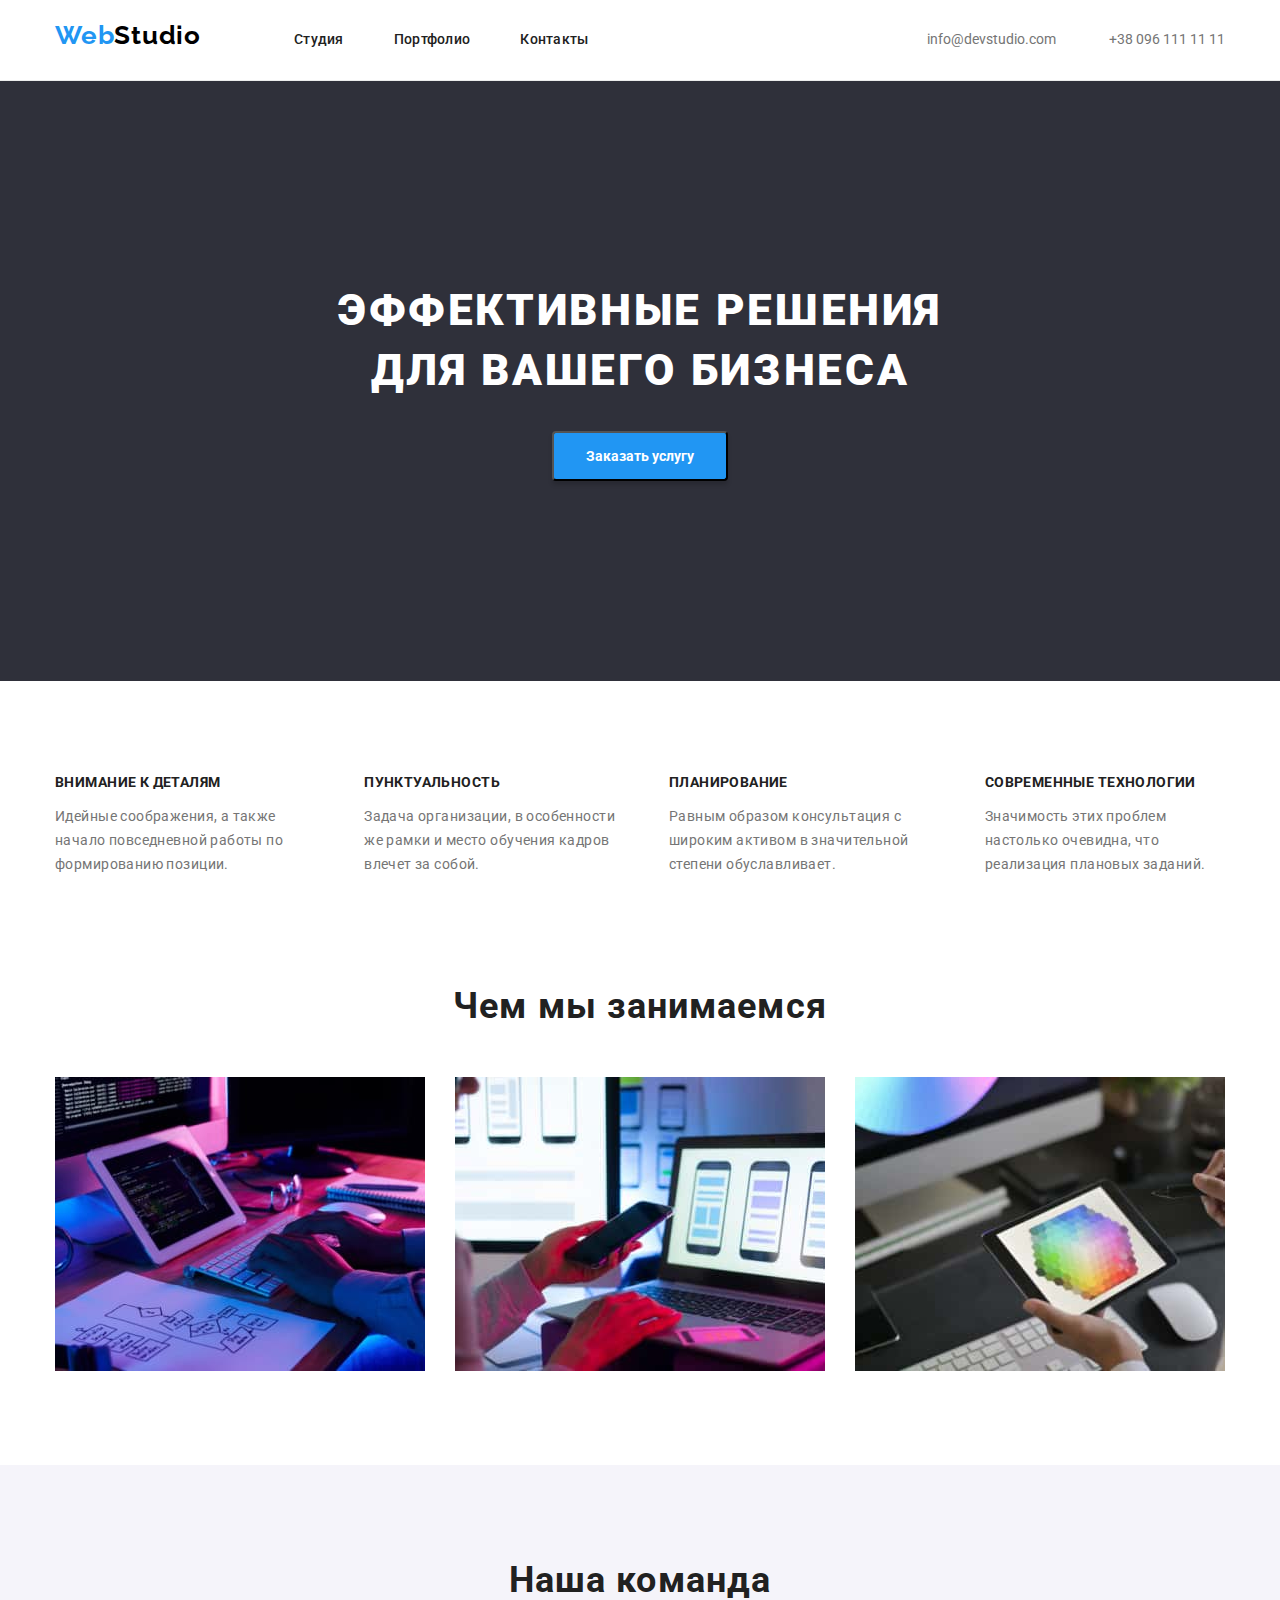
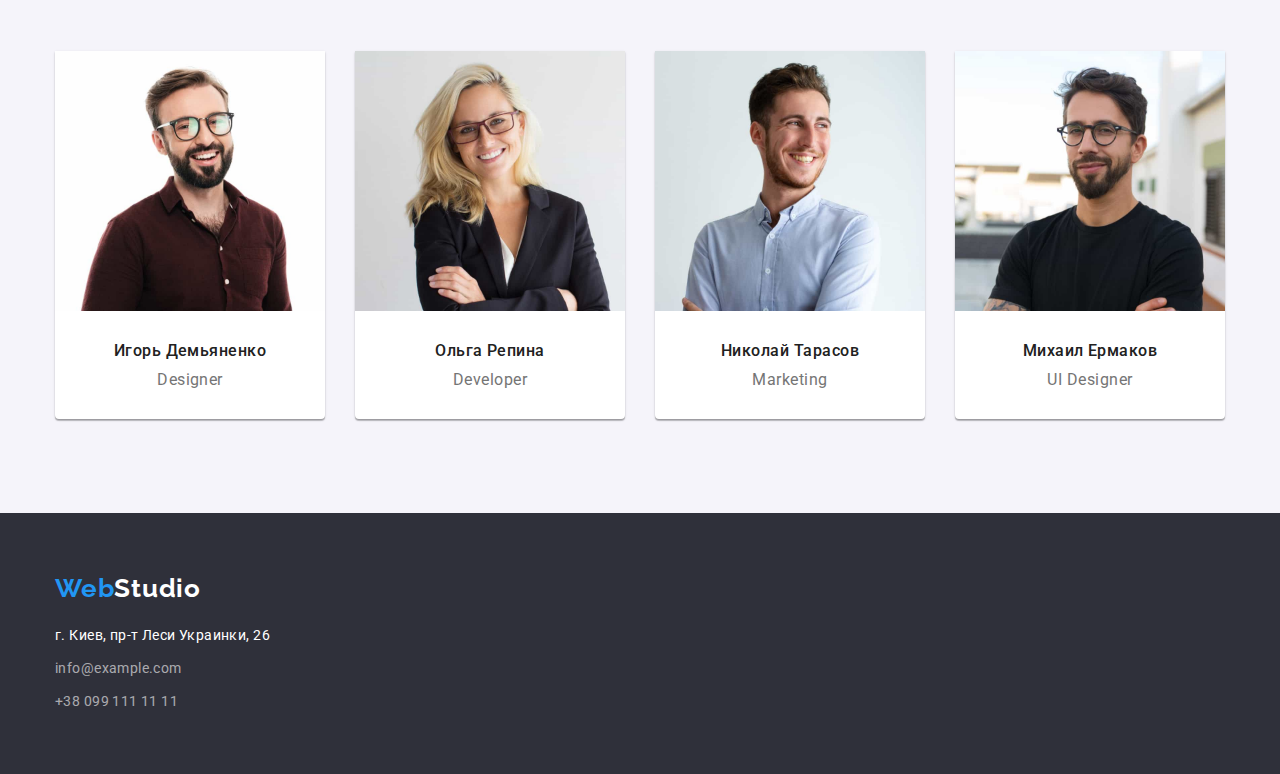
<file: index.html>
<!DOCTYPE html>
<html lang="ru">
  <head>
    <meta charset="UTF-8" />
    <meta http-equiv="X-UA-Compatible" content="IE=edge" />
    <meta name="viewport" content="width=device-width, initial-scale=1.0" />
    <title>Document</title>
    <link rel="stylesheet" href="./css/modern-normalize.css" />
    <link
      href="https://fonts.googleapis.com/css2?family=Raleway:wght@700&family=Roboto:wght@400;500;700;900&display=swap"
      rel="stylesheet"
    />
    <link rel="stylesheet" href="./css/styles.css" />
  </head>
  <body>
    <header class="header">
      <div class="container">
        <div class="header-content">
          <nav class="nav">
            <ul class="nav-list">
              <li class="logo-header">
                <a class="logo" href="index.html"><span>Web</span>Studio</a>
              </li>
              <li class="nav-item"><a href="index.html">Студия</a></li>
              <li class="nav-item"><a href="portfolio.html">Портфолио</a></li>
              <li class="nav-item"><a href="#">Контакты</a></li>
            </ul>
          </nav>
          <div class="header-address-box">
            <a class="header-address-link" href="mailto:info@devstudio.com">
              info@devstudio.com</a
            >
            <a class="header-address-link" href="tel:+380961111111">
              +38 096 111 11 11</a
            >
          </div>
        </div>
      </div>
    </header>

    <main class="main">
      <section class="section hero">
        <div class="container">
          <h1 class="hero-title">
            Эффективные решения<br />
            для вашего бизнеса
          </h1>
          <button type="button" class="hero-button">Заказать услугу</button>
        </div>
      </section>

      <section class="section">
        <div class="container">
          <h2 hidden>Особенности</h2>
          <ul class="specialty-list">
            <li class="specialty-list-item">
              <h3 class="specialty-list-item-titel">Внимание к деталям</h3>
              <p class="specialty-text">
                Идейные соображения, а также начало повседневной работы по
                формированию позиции.
              </p>
            </li>
            <li class="specialty-list-item">
              <h3 class="specialty-list-item-titel">Пунктуальность</h3>
              <p class="specialty-text">
                Задача организации, в особенности же рамки и место обучения
                кадров влечет за собой.
              </p>
            </li>
            <li class="specialty-list-item">
              <h3 class="specialty-list-item-titel">Планирование</h3>
              <p class="specialty-text">
                Равным образом консультация с широким активом в значительной
                степени обуславливает.
              </p>
            </li>
            <li class="specialty-list-item">
              <h3 class="specialty-list-item-titel">Современные технологии</h3>
              <p class="specialty-text">
                Значимость этих проблем настолько очевидна, что реализация
                плановых заданий.
              </p>
            </li>
          </ul>
        </div>
      </section>

      <section class="section activitys">
        <div class="container">
          <h2 class="title">Чем мы занимаемся</h2>
          <ul class="activitys-list">
            <li class="activitys-list-item">
              <img
                class="activitys-img"
                src="./images/main/box1.jpg"
                width="370"
                height="295"
                alt="Web development"
              />
            </li>
            <li class="activitys-list-item">
              <img
                class="activitys-img"
                src="./images/main/box2.jpg"
                width="370"
                height="295"
                alt="App development"
              />
            </li>
            <li class="activitys-list-item">
              <img
                class="activitys-img"
                src="./images/main/box3.jpg"
                width="370"
                height="295"
                alt="Design"
              />
            </li>
          </ul>
        </div>
      </section>
      <section class="section team">
        <div class="container team">
          <h2 class="title">Наша команда</h2>
          <ul class="team-list">
            <li class="team-list-item">
              <img
                src="./images/main/IgorDemyanenko.jpg"
                width="270"
                height="260"
                alt="Игорь Демьяненко"
              />
              <div class="team-list-item-text">
                <p class="team-member">Игорь Демьяненко</p>
                <p class="occupation">Designer</p>
              </div>
            </li>
            <li class="team-list-item">
              <img
                src="./images/main/OlgaRepina.jpg"
                width="270"
                height="260"
                alt="Ольга Репина"
              />
              <div class="team-list-item-text">
                <p class="team-member">Ольга Репина</p>
                <p class="occupation">Developer</p>
              </div>
            </li>
            <li class="team-list-item">
              <img
                src="./images/main/NikolaiTarasov.jpg"
                width="270"
                height="260"
                alt="Николай Тарасов"
              />
              <div class="team-list-item-text">
                <p class="team-member">Николай Тарасов</p>
                <p class="occupation">Marketing</p>
              </div>
            </li>
            <li class="team-list-item">
              <img
                src="./images/main/MikhailErmakov.jpg"
                width="270"
                height="260"
                alt="Михаил Ермаков"
              />
              <div class="team-list-item-text">
                <p class="team-member">Михаил Ермаков</p>
                <p class="occupation">UI Designer</p>
              </div>
            </li>
          </ul>
        </div>
      </section>
    </main>
    <footer class="footer">
      <div class="container footer-content">
        <a class="logo-footer" href="index.html"><span>Web</span>Studio</a>
        <address class="address">
          <ul class="footer-list">
            <li>
              <p class="address-text">г. Киев, пр-т Леси Украинки, 26</p>
            </li>
            <li>
              <a class="footer-address" href="mailto:info@example.com">
                info@example.com</a
              >
            </li>
            <li>
              <a class="footer-address" href="tel:+380991111111">
                +38 099 111 11 11</a
              >
            </li>
          </ul>
        </address>
      </div>
    </footer>
  </body>
</html>
</file>
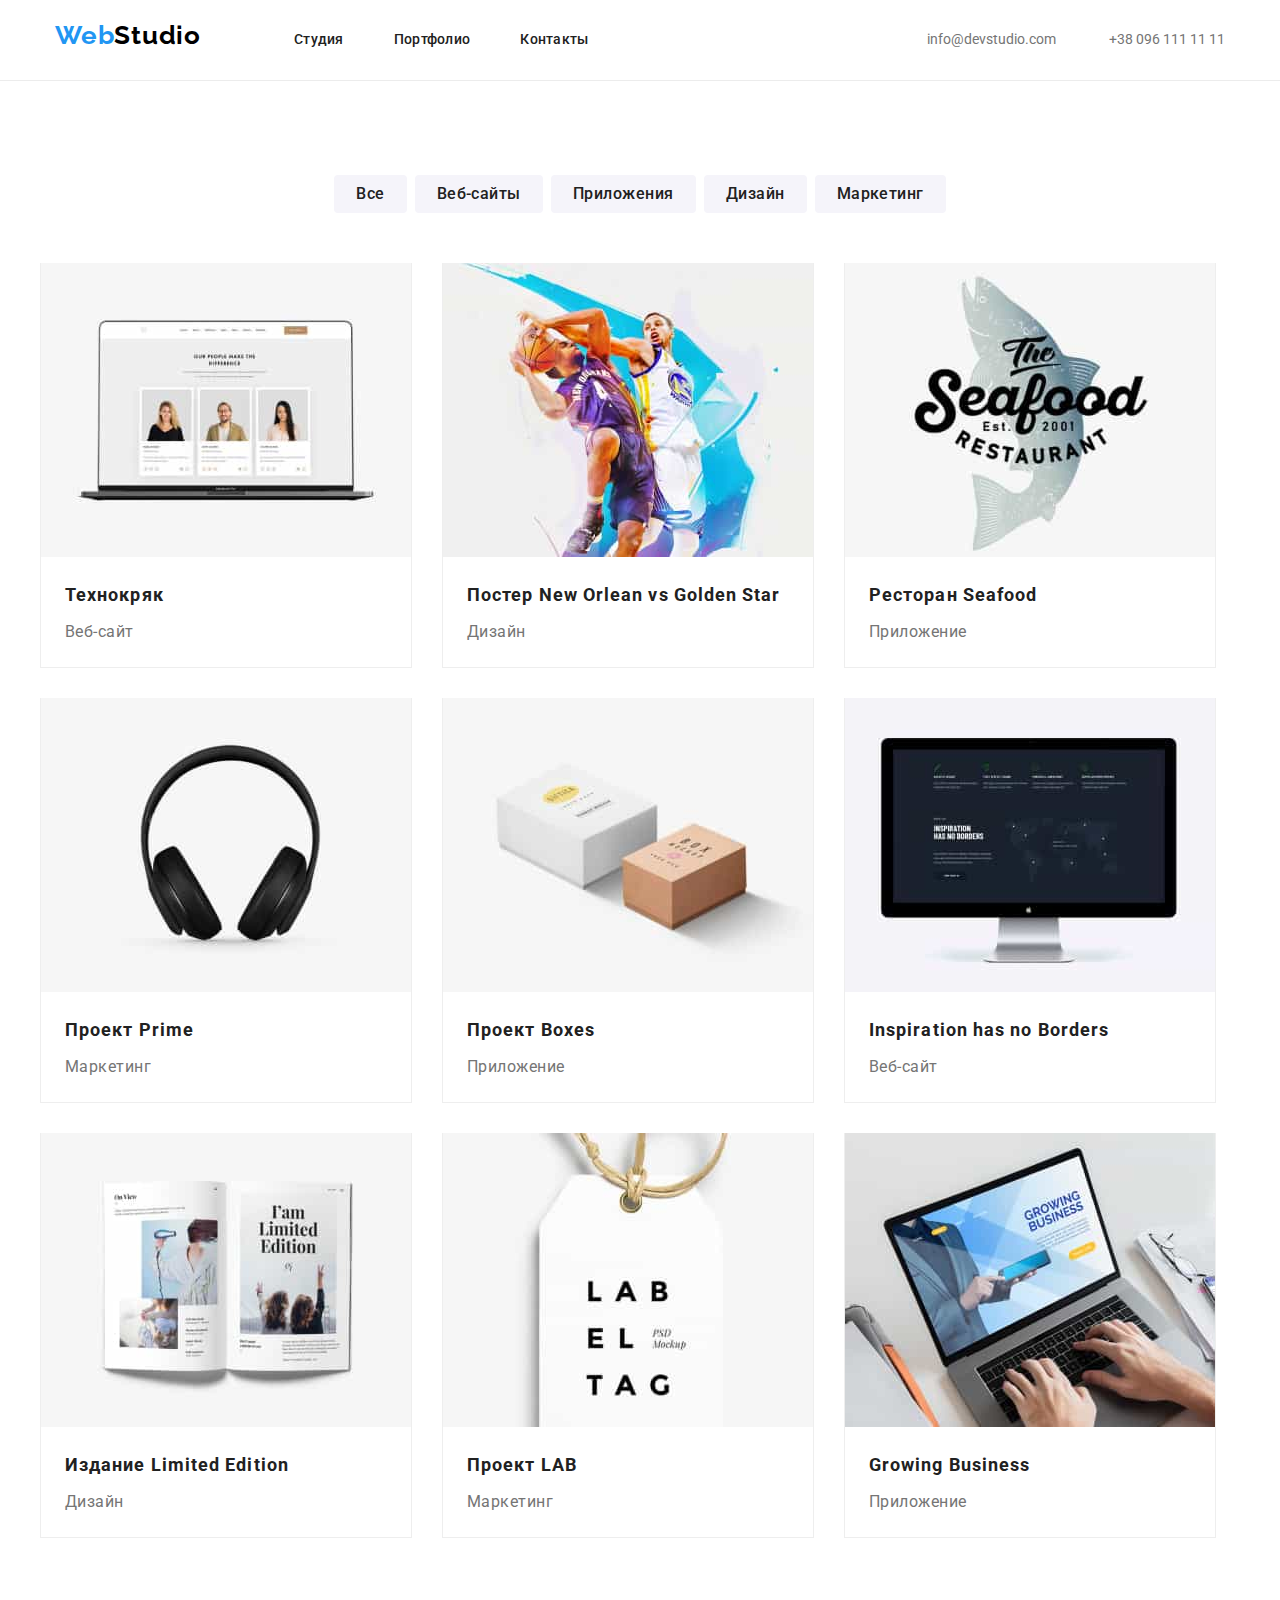
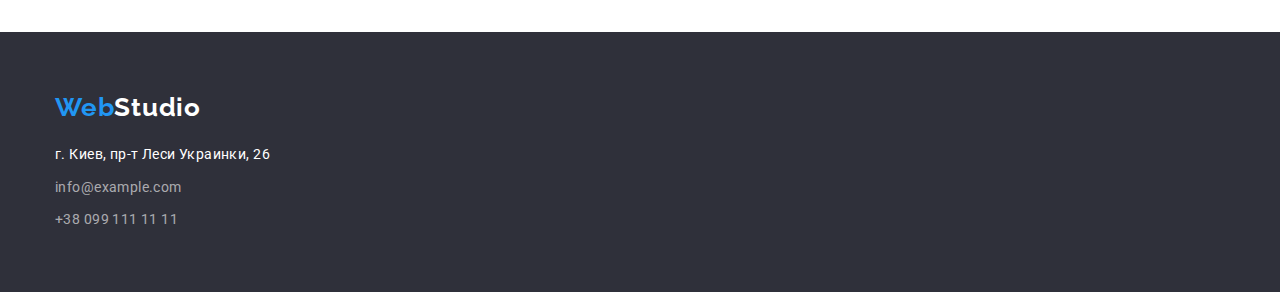
<file: portfolio.html>
<!DOCTYPE html>
<html lang="ru">
  <head>
    <meta charset="UTF-8" />
    <meta http-equiv="X-UA-Compatible" content="IE=edge" />
    <meta name="viewport" content="width=device-width, initial-scale=1.0" />
    <title>Document</title>
    <link rel="stylesheet" href="./css/modern-normalize.css" />
    <link
      href="https://fonts.googleapis.com/css2?family=Raleway:wght@700&family=Roboto:wght@400;500;700;900&display=swap"
      rel="stylesheet"
    />
    <link rel="stylesheet" href="./css/styles.css" />
  </head>
  <body>
    <header class="header">
      <div class="container">
        <div class="header-content">
          <nav class="nav">
            <ul class="nav-list">
              <li class="logo-header">
                <a class="logo" href="index.html"><span>Web</span>Studio</a>
              </li>
              <li class="nav-item"><a href="index.html">Студия</a></li>
              <li class="nav-item"><a href="portfolio.html">Портфолио</a></li>
              <li class="nav-item"><a href="#">Контакты</a></li>
            </ul>
          </nav>
          <div class="header-address-box">
            <a class="header-address-link" href="mailto:info@devstudio.com">
              info@devstudio.com</a
            >
            <a class="header-address-link" href="tel:+380961111111">
              +38 096 111 11 11</a
            >
          </div>
        </div>
      </div>
    </header>

    <main>
      <section hidden>
        <div class="container">
          <h1 class="title">Портфолио</h1>
        </div>
      </section>

      <section class="section">
        <div class="container project-list">
          <ul class="filters">
            <li class="filters-item">
              <button class="filters-item-button" type="button">Все</button>
            </li>

            <li class="filters-item">
              <button class="filters-item-button" type="button">
                Веб-сайты
              </button>
            </li>

            <li class="filters-item">
              <button class="filters-item-button" type="button">
                Приложения
              </button>
            </li>

            <li class="filters-item">
              <button class="filters-item-button" type="button">Дизайн</button>
            </li>
            <li class="filters-item">
              <button class="filters-item-button" type="button">
                Маркетинг
              </button>
            </li>
          </ul>

          <ul class="project">
            <li class="project-item">
              <img
                class="project-img"
                src="./images/portfolio/project1.jpg"
                width="370"
                height="294"
                alt="project-img"
              />
              <div class="project-title">
                <h2 class="project-name">Технокряк</h2>
                <p class="project-type">Веб-сайт</p>
              </div>
            </li>

            <li class="project-item">
              <img
                class="project-img"
                src="./images/portfolio/project2.jpg"
                width="370"
                height="294"
                alt="project-img"
              />
              <div class="project-title">
                <h2 class="project-name">Постер New Orlean vs Golden Star</h2>
                <p class="project-type">Дизайн</p>
              </div>
            </li>

            <li class="project-item">
              <img
                class="project-img"
                src="./images/portfolio/project3.jpg"
                width="370"
                height="294"
                alt="project-img"
              />
              <div class="project-title">
                <h2 class="project-name">Ресторан Seafood</h2>
                <p class="project-type">Приложение</p>
              </div>
            </li>

            <li class="project-item">
              <img
                class="project-img"
                src="./images/portfolio/project4.jpg"
                width="370"
                height="294"
                alt="project-img"
              />
              <div class="project-title">
                <h2 class="project-name">Проект Prime</h2>
                <p class="project-type">Маркетинг</p>
              </div>
            </li>

            <li class="project-item">
              <img
                class="project-img"
                src="./images/portfolio/project5.jpg"
                width="370"
                height="294"
                alt="project-img"
              />
              <div class="project-title">
                <h2 class="project-name">Проект Boxes</h2>
                <p class="project-type">Приложение</p>
              </div>
            </li>

            <li class="project-item">
              <img
                class="project-img"
                src="./images/portfolio/project6.jpg"
                width="370"
                height="294"
                alt="project-img"
              />
              <div class="project-title">
                <h2 class="project-name">Inspiration has no Borders</h2>
                <p class="project-type">Веб-сайт</p>
              </div>
            </li>

            <li class="project-item">
              <img
                class="project-img"
                src="./images/portfolio/project7.jpg"
                width="370"
                height="294"
                alt="project-img"
              />
              <div class="project-title">
                <h2 class="project-name">Издание Limited Edition</h2>
                <p class="project-type">Дизайн</p>
              </div>
            </li>

            <li class="project-item">
              <img
                class="project-img"
                src="./images/portfolio/project8.jpg"
                width="370"
                height="294"
                alt="project-img"
              />
              <div class="project-title">
                <h2 class="project-name">Проект LAB</h2>
                <p class="project-type">Маркетинг</p>
              </div>
            </li>

            <li class="project-item">
              <img
                class="project-img"
                src="./images/portfolio/project9.jpg"
                width="370"
                height="294"
                alt="project-img"
              />
              <div class="project-title">
                <h2 class="project-name">Growing Business</h2>
                <p class="project-type">Приложение</p>
              </div>
            </li>
          </ul>
        </div>
      </section>
    </main>

    <footer class="footer">
      <div class="container footer-content">
        <a class="logo-footer" href="index.html"><span>Web</span>Studio</a>
        <address class="address">
          <ul class="footer-list">
            <li>
              <p class="address-text">г. Киев, пр-т Леси Украинки, 26</p>
            </li>
            <li>
              <a class="footer-address email" href="mailto:info@example.com">
                info@example.com</a
              >
            </li>
            <li>
              <a class="footer-address" href="tel:+380991111111">
                +38 099 111 11 11</a
              >
            </li>
          </ul>
        </address>
      </div>
    </footer>
  </body>
</html>
</file>
<file: css/styles.css>
/* normalise */
html {
  box-sizing: border-box;
}
*,
*::after,
*::before {
  box-sizing: inherit;
}
h1,
h2,
h3,
h4,
h5,
h6,
p {
  margin-top: 0;
}
ul {
  list-style: none;
  padding-left: 0;
  margin: 0;
}
link {
  text-decoration: none;
  color: inherit;
}
img {
  display: block;
  max-width: 100%;
  height: auto;
}
address {
  font-style: normal;
}

/* styles */
body {
  color: #757575;
  font-family: "Roboto", sans-serif;
  font-size: 14px;
  line-height: 1.14;
}
.container {
  max-width: 1200px;
  margin-left: auto;
  margin-right: auto;
  padding-left: 15px;
  padding-right: 15px;
}
.section {
  padding-bottom: 94px;
  padding-top: 94px;
}
.title {
  color: #212121;
  font-weight: 700;
  font-size: 36px;
  line-height: 1.17;
  text-align: center;
  letter-spacing: 0.03em;
  margin-bottom: 50px;
}

/* heder */
.header {
  border-bottom: 1px solid #ececec;
}
.header-content {
  display: flex;
  align-items: center;
}
.nav {
  padding-top: 32px;
  padding-bottom: 32px;
  margin-right: auto;
}

.nav-list {
  display: flex;
  justify-content: flex-start;
  padding-left: 0;
}
.nav-item:not(:last-child) {
  margin-right: 50px;
}
.header {
  background-color: #fff;
}
.logo {
  color: #000000;
  font-family: "Raleway", sans-serif;
  font-weight: 700;
  text-decoration: none;
  font-size: 26px;
  line-height: 1.19px;
  letter-spacing: 0.03em;

  margin-right: 93px;
}
.logo span {
  color: #2196f3;
}

.nav-item a {
  color: #212121;
  font-weight: 500;
  text-decoration: none;
  font-size: 14px;
  letter-spacing: 0.02em;
}
.nav-item a:hover,
.nav-item a:focus {
  color: #2196f3;
}
.header-address {
  display: flex;
}
.header-address-link {
  color: #757575;
  text-decoration: none;
  font-family: inherit;
}
.header-address-link:not(:last-child) {
  margin-right: 50px;
}
.header-address-link:hover,
.header-address-link:focus {
  color: #2196f3;
}
/* main */
.hero {
  background-color: #2f303a;
  text-align: center;
  padding-top: 200px;
  padding-bottom: 200px;
}
.hero-title {
  color: #fff;
  font-weight: 900;
  font-size: 44px;
  line-height: 1.36;
  letter-spacing: 0.06em;
  text-transform: uppercase;

  margin-bottom: 30px;
}
.hero-button {
  background-color: #2196f3;
  color: #fff;
  font-weight: 700;
  line-height: 1.9;
  font-family: inherit;
  box-shadow: 0px 4px 4px rgba(0, 0, 0, 0.15);
  border-radius: 4px;

  padding: 10px 32px;
}
.hero-button:hover,
.hero-button:focus {
  background-color: #188ce8;
  cursor: pointer;
}
/* specialty */
.specialty-list {
  display: flex;
  padding-left: 0;
}
.specialty-list-item:not(:last-child) {
  margin-right: 50px;
}
.specialty-list-item-titel {
  color: #212121;
  font-weight: 700;
  font-size: 14px;
  line-height: 1.14;
  letter-spacing: 0.03em;
  text-transform: uppercase;
}
.specialty-text {
  font-size: 14px;
  line-height: 1.71;
  letter-spacing: 0.03em;
}
/* activitys */
.activitys {
  padding-top: 0;
}
.activitys-list {
  display: flex;
  padding-left: 0;
}

.activitys-list-item:not(:last-child) {
  margin-right: 30px;
}
/* team */
.team {
  background-color: #f5f4fa;
}
.team-list {
  display: flex;
  padding-left: 0;
}
.team-list-item {
  background-color: #fff;
  box-shadow: 0px 1px 3px rgba(0, 0, 0, 0.12), 0px 1px 1px rgba(0, 0, 0, 0.14),
    0px 2px 1px rgba(0, 0, 0, 0.2);
  border-radius: 0px 0px 4px 4px;
}
.team-list-item:not(:last-child) {
  margin-right: 30px;
}
.team-list-item-text {
  padding-top: 30px;
  padding-bottom: 30px;
}
.team-member {
  color: #212121;
  font-weight: 500;
  font-size: 16px;
  line-height: 1.19;
  text-align: center;
  letter-spacing: 0.03em;
  margin-bottom: 10px;
}
.occupation {
  font-size: 16px;
  line-height: 1.19;
  text-align: center;
  letter-spacing: 0.03em;
  margin-bottom: 0;
}
/* footer */
.footer {
  background-color: #2f303a;

  padding-top: 60px;
  padding-bottom: 60px;
}
.footer-content {
  display: flex;
  flex-direction: column;
}
.logo-footer {
  color: #fff;
  font-family: "Raleway", sans-serif;
  text-decoration: none;
  font-weight: 700;
  font-size: 26px;
  line-height: 1.19;
  letter-spacing: 0.03em;

  margin-bottom: 20px;
}
.logo-footer span {
  color: #2196f3;
}
.footer-list {
  padding-left: 0;
  margin-top: 0;
  margin-bottom: 0;
}
.footer-list li:not(:last-child) {
  margin-bottom: 9px;
}
.address-text {
  color: #fff;
  font-size: 14px;
  line-height: 1.7;
  letter-spacing: 0.03em;
  margin-bottom: 9px;
}
.footer-address {
  color: rgba(255, 255, 255, 0.6);
  text-decoration: none;
  font-size: 14px;
  line-height: 1.7;
  letter-spacing: 0.03em;
}
.footer-address:hover,
.footer-address:focus {
  color: #2196f3;
}
/* portfolio */
.portfolio {
  background-color: #eee;
  border: 1px;
}
/* filters */
.filters {
  display: flex;
  justify-content: center;
  margin-bottom: 50px;
}
.filters-item-button {
  background-color: #f5f4fa;
  color: #212121;
  border: none;
  border-radius: 4px;
  cursor: pointer;
  font-family: inherit;
  font-weight: 500;
  font-size: 16px;
  line-height: 1.6;
  text-align: center;
  letter-spacing: 0.03em;

  padding: 6px 22px;
}
.filters-item:not(:last-child) {
  margin-right: 8px;
}
.filters-item-button:hover,
.filters-item-button:focus {
  background-color: #2196f3;
  color: #fff;
  box-shadow: 0px 3px 1px rgba(0, 0, 0, 0.1), 0px 1px 2px rgba(0, 0, 0, 0.08),
    0px 2px 2px rgba(0, 0, 0, 0.12);
}
.project {
  display: flex;
  flex-wrap: wrap;

  margin-top: -30px;
  margin-left: -30px;
  padding-left: 0;
}
.project-list {
  padding-left: 0;
  padding-right: 0;
}
.project-item {
  background-color: #fff;
  border-bottom: 1px solid #eeeeee;
  border-left: 1px solid #eeeeee;
  border-right: 1px solid #eeeeee;

  flex-basis: calc(100% / 3 -30px);
  margin-top: 30px;
  margin-left: 30px;
}

.project-title {
  padding: 20px 24px;
}
.project-name {
  color: #212121;
  font-weight: 700;
  font-size: 18px;
  line-height: 2;
  letter-spacing: 0.06em;

  margin-bottom: 4px;
}
.project-type {
  font-size: 16px;
  line-height: 1.88;
  letter-spacing: 0.03em;
  margin-bottom: 0;
}
</file>
